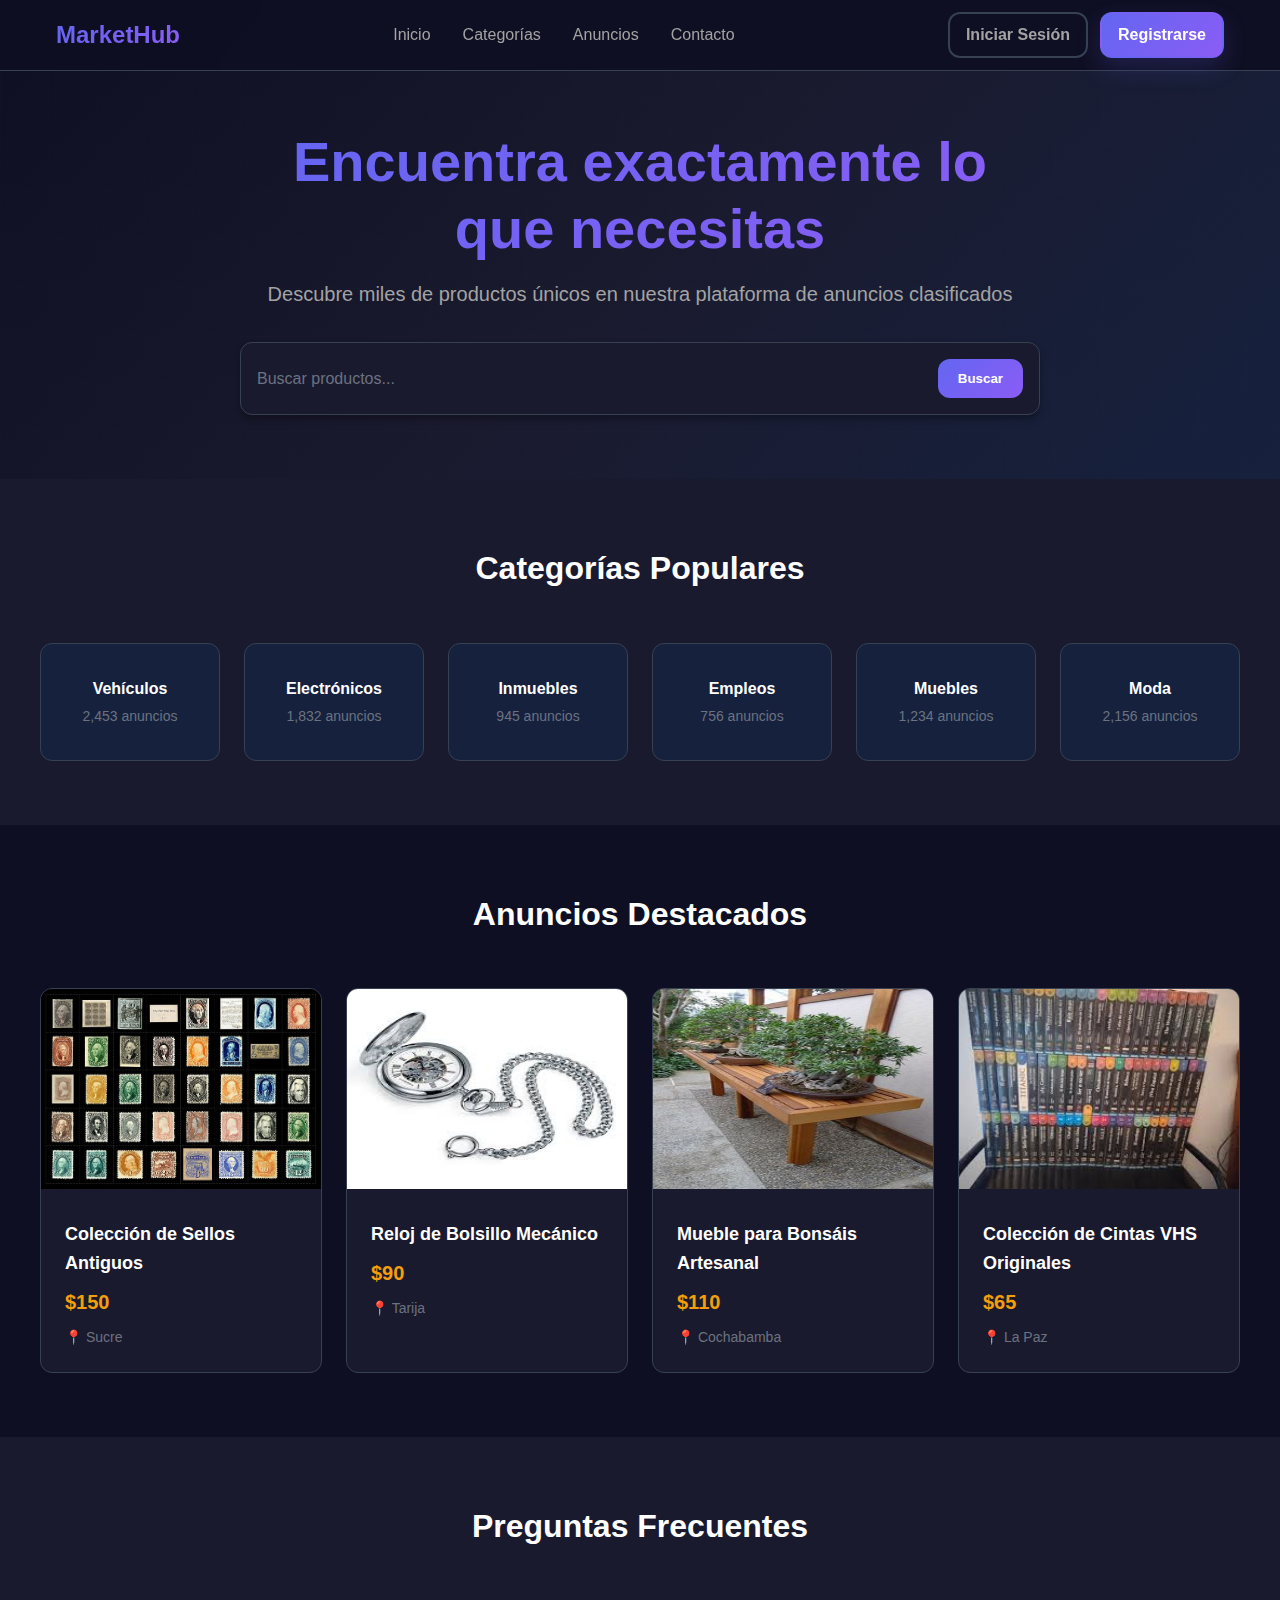
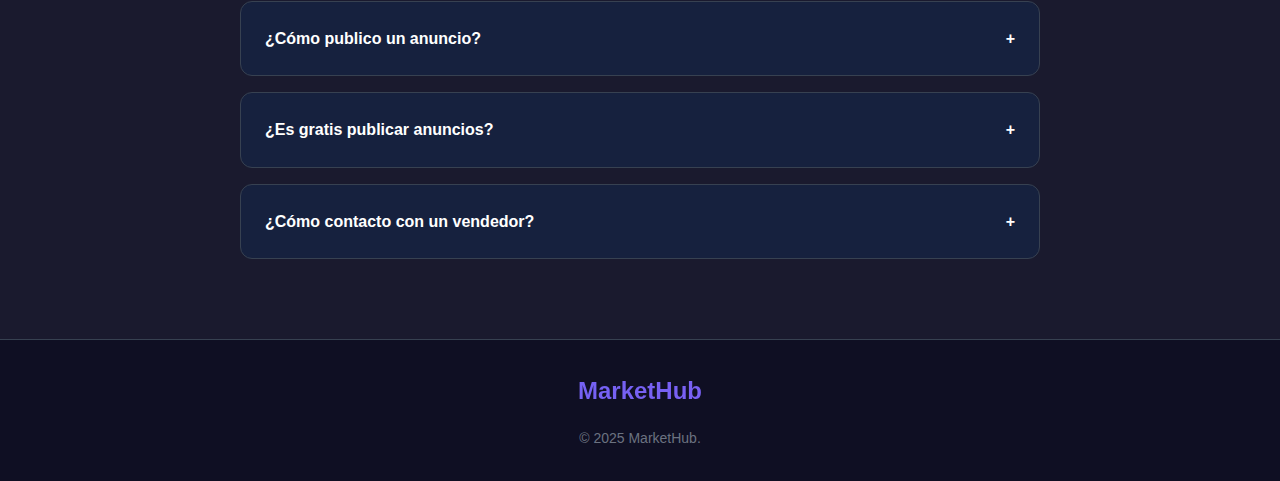
<file: index.html>
<!DOCTYPE html>
<html lang="es">

<head>
    <meta charset="UTF-8">
    <meta name="viewport" content="width=device-width, initial-scale=1.0">
    <title>MarketHub - Encuentra exactamente lo que necesitas</title>
    <link rel="stylesheet" href="css/reset.css">
    <link rel="stylesheet" href="css/header.css">
    <link rel="stylesheet" href="css/landingPage.css">
    <link rel="stylesheet" href="css/footer.css">
</head>

<body>
    <header class="header">
        <div class="header__container">
            <a href="#" class="header__logo">MarketHub</a>

            <nav class="header__nav">
                <ul class="header__nav-list">
                    <li><a href="#" class="header__nav-link">Inicio</a></li>
                    <li><a href="#categories" class="header__nav-link">Categorías</a></li>
                    <li><a href="pages/ad-list.html" class="header__nav-link">Anuncios</a></li>
                    <li><a href="#" class="header__nav-link">Contacto</a></li>
                </ul>
            </nav>

            <div class="header__auth">
                <a href="pages/login.html" class="header__auth-link header__auth-link--login">Iniciar Sesión</a>
                <a href="#" class="header__auth-link header__auth-link--register">Registrarse</a>
            </div>

            <button class="mobile-menu-button" id="mobileMenuButton">☰</button>

            <div class="mobile-menu" id="mobileMenu">
                <nav>
                    <ul class="mobile-menu__nav-list">
                        <li class="mobile-menu__nav-item">
                            <a href="#" class="mobile-menu__nav-link">Inicio</a>
                        </li>
                        <li class="mobile-menu__nav-item">
                            <a href="#categories" class="mobile-menu__nav-link">Categorías</a>
                        </li>
                        <li class="mobile-menu__nav-item">
                            <a href="pages/ad-list.html" class="mobile-menu__nav-link">Anuncios</a>
                        </li>
                        <li class="mobile-menu__nav-item">
                            <a href="#" class="mobile-menu__nav-link">Contacto</a>
                        </li>
                    </ul>
                </nav>

                <div class="mobile-menu__auth">
                    <a href="pages/login.html" class="mobile-menu__auth-link mobile-menu__auth-link--login">Iniciar
                        Sesión</a>
                    <a href="#" class="mobile-menu__auth-link mobile-menu__auth-link--register">Registrarse</a>
                </div>
            </div>
        </div>
    </header>

    <section class="hero">
        <div class="hero__container">
            <h1 class="hero__title">Encuentra exactamente lo que necesitas</h1>
            <p class="hero__subtitle">
                Descubre miles de productos únicos en nuestra plataforma de anuncios clasificados
            </p>

            <div class="hero__search">
                <input type="text" class="hero__search-input" placeholder="Buscar productos...">
                <button class="hero__search-button">Buscar</button>
            </div>
        </div>
    </section>

    <section class="categories" id="categories">
        <div class="categories__container">
            <h2 class="categories__title">Categorías Populares</h2>

            <div class="categories__grid">
                <div class="category-card">
                    <h3 class="category-card__name">Vehículos</h3>
                    <p class="category-card__count">2,453 anuncios</p>
                </div>

                <div class="category-card">
                    <h3 class="category-card__name">Electrónicos</h3>
                    <p class="category-card__count">1,832 anuncios</p>
                </div>

                <div class="category-card">
                    <h3 class="category-card__name">Inmuebles</h3>
                    <p class="category-card__count">945 anuncios</p>
                </div>

                <div class="category-card">
                    <h3 class="category-card__name">Empleos</h3>
                    <p class="category-card__count">756 anuncios</p>
                </div>

                <div class="category-card">
                    <h3 class="category-card__name">Muebles</h3>
                    <p class="category-card__count">1,234 anuncios</p>
                </div>

                <div class="category-card">
                    <h3 class="category-card__name">Moda</h3>
                    <p class="category-card__count">2,156 anuncios</p>
                </div>
            </div>
        </div>
    </section>

    <section class="featured" id="ads">
        <div class="featured__container">
            <h2 class="featured__title">Anuncios Destacados</h2>

            <div class="featured__grid">
                <div class="ad-card" onclick="window.location.href='pages/ad-detail.html'">
                    <img class="ad-card__image" src="images/coleccion.jpg"></img>
                    <div class="ad-card__content">
                        <h3 class="ad-card__title">Colección de Sellos Antiguos</h3>
                        <p class="ad-card__price">$150</p>
                        <p class="ad-card__location">📍 Sucre</p>
                    </div>
                </div>

                <div class="ad-card" onclick="window.location.href='pages/ad-detail.html'">
                    <img class="ad-card__image" src="images/reloj.jpeg"></img>
                    <div class="ad-card__content">
                        <h3 class="ad-card__title">Reloj de Bolsillo Mecánico</h3>
                        <p class="ad-card__price">$90</p>
                        <p class="ad-card__location">📍 Tarija</p>
                    </div>
                </div>

                <div class="ad-card" onclick="window.location.href='pages/ad-detail.html'">
                    <img class="ad-card__image" src="images/bonsai.jpg"></img>
                    <div class="ad-card__content">
                        <h3 class="ad-card__title">Mueble para Bonsáis Artesanal</h3>
                        <p class="ad-card__price">$110</p>
                        <p class="ad-card__location">📍 Cochabamba</p>
                    </div>
                </div>

                <div class="ad-card" onclick="window.location.href='pages/ad-detail.html'">
                    <img class="ad-card__image" src="images/cinta.jpeg"></img>
                    <div class="ad-card__content">
                        <h3 class="ad-card__title">Colección de Cintas VHS Originales</h3>
                        <p class="ad-card__price">$65</p>
                        <p class="ad-card__location">📍 La Paz</p>
                    </div>
                </div>
            </div>

        </div>
    </section>

    <section class="faq">
        <div class="faq__container">
            <h2 class="faq__title">Preguntas Frecuentes</h2>

            <div class="faq__item">
                <div class="faq__question">
                    ¿Cómo publico un anuncio?
                    <span>+</span>
                </div>
                <div class="faq__answer">
                    Haz clic en el botón "Publicar Anuncio" y sigue las instrucciones para crear tu anuncio.
                </div>
            </div>

            <div class="faq__item">
                <div class="faq__question">
                    ¿Es gratis publicar anuncios?
                    <span>+</span>
                </div>
                <div class="faq__answer">
                    Sí, publicar anuncios básicos es completamente gratuito en nuestra plataforma.
                </div>
            </div>

            <div class="faq__item">
                <div class="faq__question">
                    ¿Cómo contacto con un vendedor?
                    <span>+</span>
                </div>
                <div class="faq__answer">
                    Puedes enviar un mensaje directo al vendedor a través de nuestro sistema de mensajería interno.
                </div>
            </div>
        </div>
    </section>

    <footer class="footer">
        <div class="footer__container">
            <div class="footer__logo">MarketHub</div>
            <p class="footer__text">
                © 2025 MarketHub.
            </p>
        </div>
    </footer>


</body>
<script src="js/header.js"></script>
<script src="js/card.js"></script>
<script src="js/faq__question.js"></script>

</html>
</file>
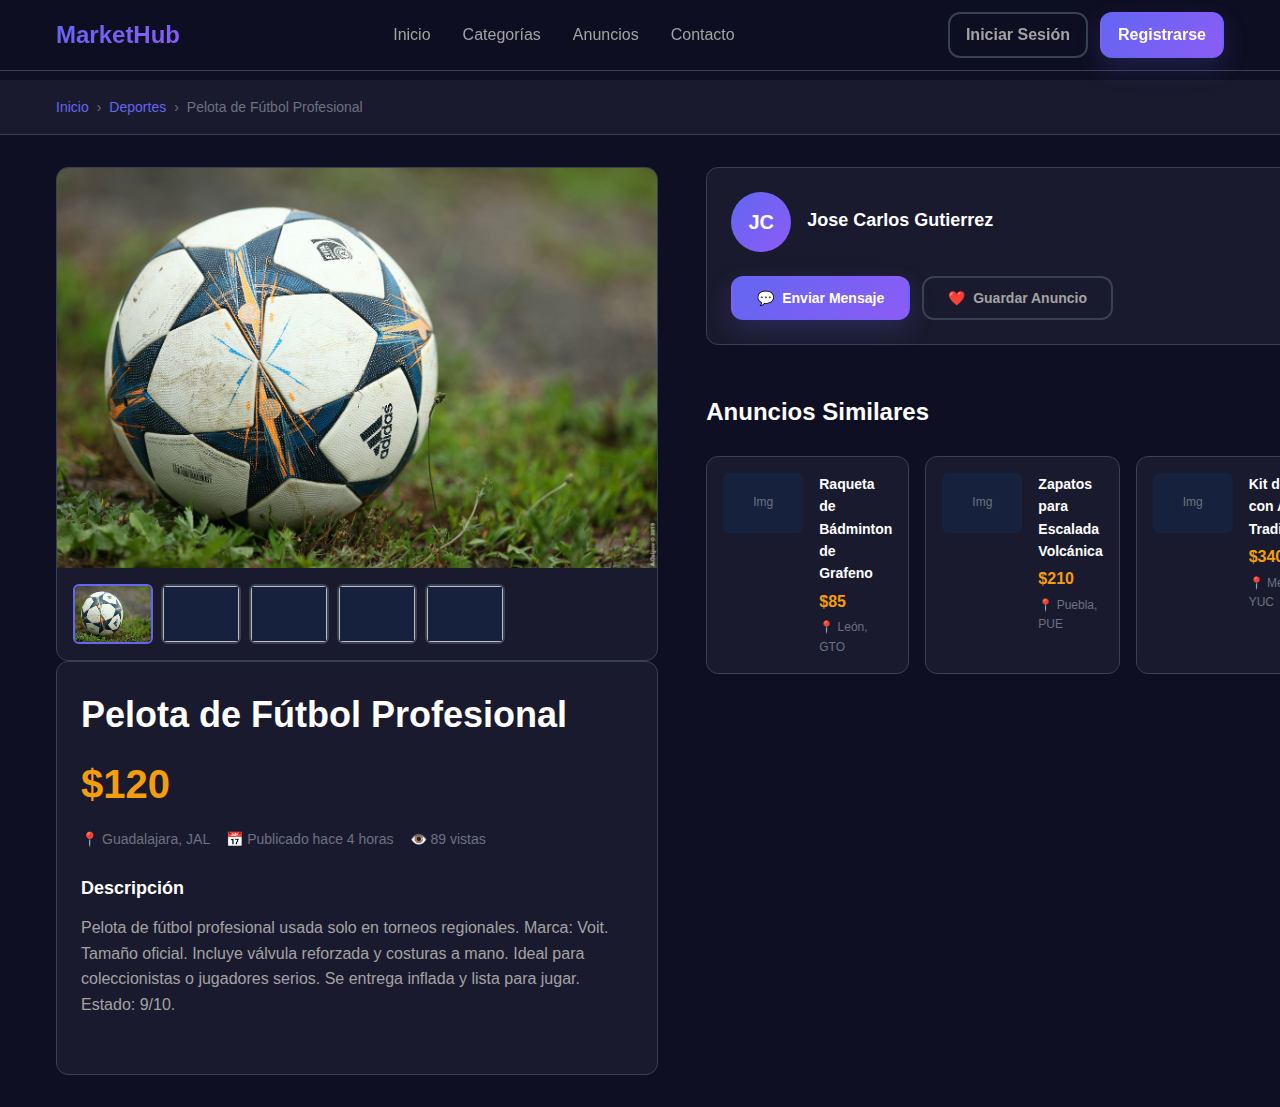
<file: pages/ad-detail.html>
<!DOCTYPE html>
<html lang="es">

<head>
    <meta charset="UTF-8">
    <meta name="viewport" content="width=device-width, initial-scale=1.0">
    <title>Pelotita - MarketHub</title>
    <link rel="stylesheet" href="../css/reset.css">
    <link rel="stylesheet" href="../css/header.css">
    <link rel="stylesheet" href="../css/ad-detail.css">
    <link rel="stylesheet" href="../css/footer.css">
</head>

<body>
    <header class="header">
        <div class="header__container">
            <a href="../index.html" class="header__logo">MarketHub</a>
            <nav class="header__nav">
                <ul class="header__nav-list">
                    <li><a href="../index.html" class="header__nav-link">Inicio</a></li>
                    <li><a href="../index.html#categories" class="header__nav-link">Categorías</a></li>
                    <li><a href="ad-list.html" class="header__nav-link">Anuncios</a></li>
                    <li><a href="#" class="header__nav-link">Contacto</a></li>
                </ul>
            </nav>

            <div class="header__auth">
                <a href="login.html" class="header__auth-link header__auth-link--login">Iniciar Sesión</a>
                <a href="#" class="header__auth-link header__auth-link--register">Registrarse</a>
            </div>

            <button class="mobile-menu-button" id="mobileMenuButton">☰</button>
            <div class="mobile-menu" id="mobileMenu">
                <nav>
                    <ul class="mobile-menu__nav-list">
                        <li class="mobile-menu__nav-item">
                            <a href="../index.html" class="mobile-menu__nav-link">Inicio</a>
                        </li>
                        <li class="mobile-menu__nav-item">
                            <a href="../index.html#categories" class="mobile-menu__nav-link">Categorías</a>
                        </li>
                        <li class="mobile-menu__nav-item">
                            <a href="ad-list.html" class="mobile-menu__nav-link">Anuncios</a>
                        </li>
                        <li class="mobile-menu__nav-item">
                            <a href="#" class="mobile-menu__nav-link">Contacto</a>
                        </li>
                    </ul>
                </nav>
                <div class="mobile-menu__auth">
                    <a href="#" class="mobile-menu__auth-link mobile-menu__auth-link--login">Iniciar Sesión</a>
                    <a href="#" class="mobile-menu__auth-link mobile-menu__auth-link--register">Registrarse</a>
                </div>
            </div>
        </div>
    </header>

    <main class="main">
        <nav class="breadcrumb">
            <div class="breadcrumb__container">
                <ul class="breadcrumb__list">
                    <li class="breadcrumb__item">
                        <a href="#" class="breadcrumb__link">Inicio</a>
                    </li>
                    <li class="breadcrumb__separator">›</li>
                    <li class="breadcrumb__item">
                        <a href="#" class="breadcrumb__link">Deportes</a>
                    </li>
                    <li class="breadcrumb__separator">›</li>
                    <li class="breadcrumb__item">Pelota de Fútbol Profesional</li>
                </ul>
            </div>
        </nav>

        <section class="ad-detail">
            <div class="ad-detail__container">
                <div class="ad-detail__grid">
                    <div>
                        <div class="image-gallery">
                            <img class="image-gallery__main" id="mainImage" src="../images/pelotita.jpg" alt="Pelota de Fútbol Profesional">
                        </img>
                            <div class="image-gallery__thumbnails">
                                <img class="image-gallery__thumbnail image-gallery__thumbnail--active" src="../images/pelotita.jpg"></img>
                                <img class="image-gallery__thumbnail"></img>
                                <img class="image-gallery__thumbnail"></img>
                                <img class="image-gallery__thumbnail"></img>
                                <img class="image-gallery__thumbnail"></img>
                            </div>
                        </div>

                        <div class="ad-info">
                            <div class="ad-info__header">
                                <h1 class="ad-info__title">Pelota de Fútbol Profesional</h1>
                                <div class="ad-info__price">$120</div>
                                <div class="ad-info__meta">
                                    <div class="ad-info__meta-item">
                                        <span>📍</span>
                                        <span>Guadalajara, JAL</span>
                                    </div>
                                    <div class="ad-info__meta-item">
                                        <span>📅</span>
                                        <span>Publicado hace 4 horas</span>
                                    </div>
                                    <div class="ad-info__meta-item">
                                        <span>👁️</span>
                                        <span>89 vistas</span>
                                    </div>
                                </div>
                            </div>

                            <div class="ad-info__description">
                                <h2 class="ad-info__description-title">Descripción</h2>
                                <p class="ad-info__description-text">
                                    Pelota de fútbol profesional usada solo en torneos regionales. Marca: Voit. Tamaño
                                    oficial. Incluye válvula reforzada y costuras a mano. Ideal para coleccionistas o
                                    jugadores serios. Se entrega inflada y lista para jugar. Estado: 9/10.
                                </p>
                            </div>

                            <div class="ad-info__specs">
                            </div>
                        </div>
                    </div>

                    <div>
                        <div class="seller-info">
                            <div class="seller-info__header">
                                <div class="seller-info__avatar">JC</div>
                                <div class="seller-info__details">
                                    <h3>Jose Carlos Gutierrez</h3>
                                </div>
                            </div>

                            <div class="seller-info__actions">
                                <button class="btn btn--primary" id="sendMessageBtn">
                                    <span>💬</span>
                                    Enviar Mensaje
                                </button>
                                <button class="btn btn--secondary" id="saveAdBtn">
                                    <span>❤️</span>
                                    Guardar Anuncio
                                </button>
                            </div>
                        </div>

                        <div class="similar-ads">
                            <h3 class="similar-ads__title">Anuncios Similares</h3>
                            <div class="similar-ads__grid">
                                <div class="similar-ad" onclick="window.location.href='ad-detail.html'">
                                    <div class="similar-ad__content">
                                        <div class="similar-ad__image">Img</div>
                                        <div class="similar-ad__info">
                                            <h4>Raqueta de Bádminton de Grafeno</h4>
                                            <div class="similar-ad__price">$85</div>
                                            <div class="similar-ad__location">📍 León, GTO</div>
                                        </div>
                                    </div>
                                </div>

                                <div class="similar-ad" onclick="window.location.href='ad-detail.html'">
                                    <div class="similar-ad__content">
                                        <div class="similar-ad__image">Img</div>
                                        <div class="similar-ad__info">
                                            <h4>Zapatos para Escalada Volcánica</h4>
                                            <div class="similar-ad__price">$210</div>
                                            <div class="similar-ad__location">📍 Puebla, PUE</div>
                                        </div>
                                    </div>
                                </div>

                                <div class="similar-ad" onclick="window.location.href='ad-detail.html'">
                                    <div class="similar-ad__content">
                                        <div class="similar-ad__image">Img</div>
                                        <div class="similar-ad__info">
                                            <h4>Kit de Tiro con Arco Tradicional</h4>
                                            <div class="similar-ad__price">$340</div>
                                            <div class="similar-ad__location">📍 Mérida, YUC</div>
                                        </div>
                                    </div>
                                </div>
                            </div>
                        </div>
                    </div>
                </div>
            </div>
        </section>
    </main>

    <div class="modal" id="messageModal">
        <div class="modal__content">
            <div class="modal__header">
                <h3 class="modal__title">Enviar Mensaje a Jose Carlos Gutierrez</h3>
                <button class="modal__close" id="closeModal">×</button>
            </div>
            <form class="modal__form" id="messageForm">
                <textarea class="modal__textarea" id="messageText"
                    placeholder="Escribe tu mensaje aquí... Ejemplo: Hola, estoy interesado en la pelota de fútbol. ¿Sigue disponible? ¿Podrías decirme si se usó en competiciones oficiales?"
                    required minlength="10"></textarea>
                <button type="submit" class="btn btn--primary">
                    <span>📤</span>
                    Enviar Mensaje
                </button>
            </form>
        </div>
    </div>


    <div class="toast" id="successToast" style="
        position: fixed;
        top: 6rem;
        right: 1rem;
        background: var(--color-success);
        color: white;
        padding: 1rem 1.5rem;
        border-radius: var(--border-radius);
        box-shadow: var(--shadow-card);
        z-index: 3000;
        transform: translateX(400px);
        transition: var(--transition);
        font-weight: 600;
        display: flex;
        align-items: center;
        gap: 0.5rem;
    ">
        <span>✅</span>
        <span id="toastMessage">Operación exitosa</span>
    </div>

</body>
<script src="../js/header.js"></script>
<script src="../js/ad-detail.js"></script>

</html>
</file>
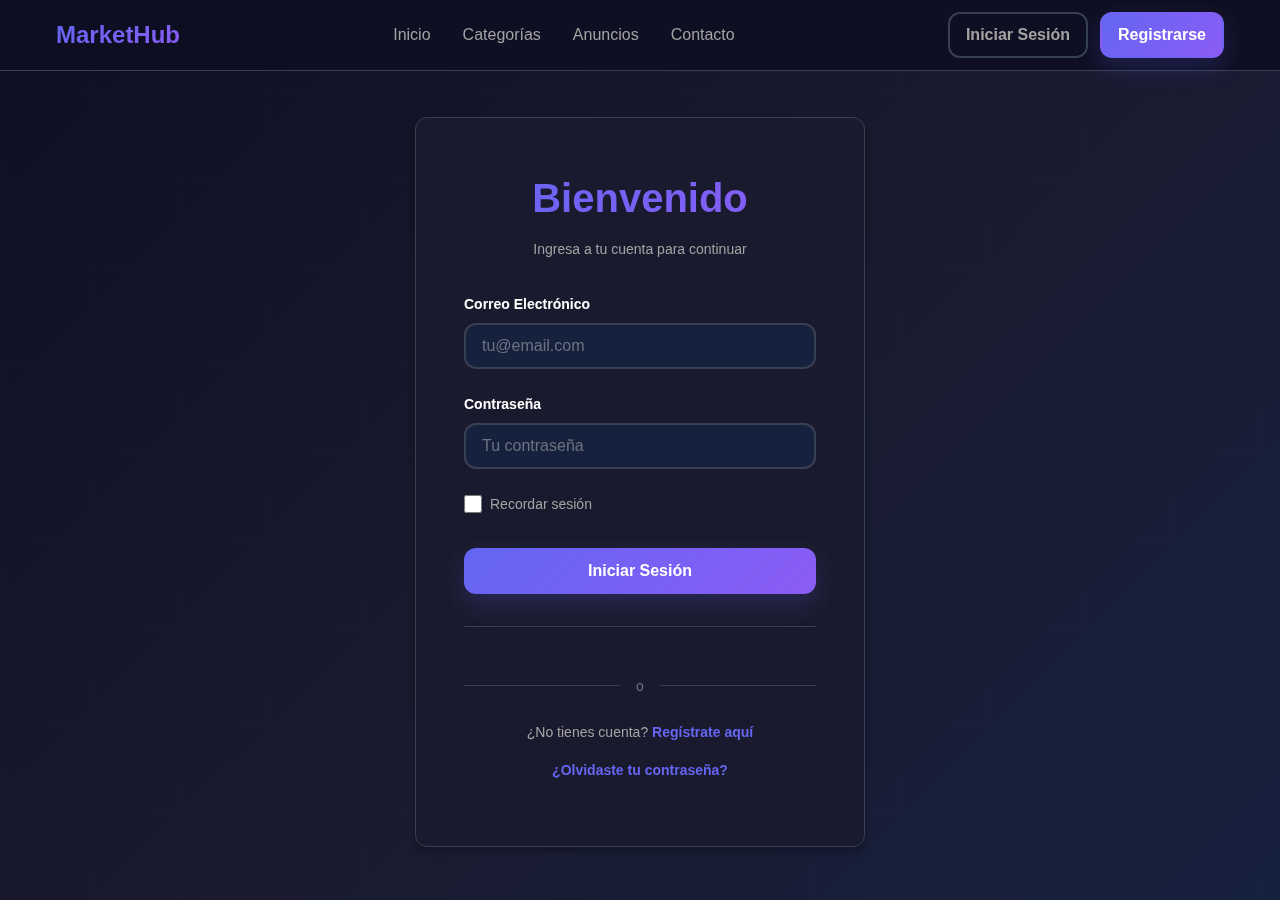
<file: pages/login.html>
<!DOCTYPE html>
<html lang="es">

<head>
    <meta charset="UTF-8">
    <meta name="viewport" content="width=device-width, initial-scale=1.0">
    <title>MarketHub - Iniciar Sesión</title>
    <link rel="stylesheet" href="../css/reset.css">
    <link rel="stylesheet" href="../css/header.css">
    <link rel="stylesheet" href="../css/login.css">
</head>

<body>
    <header class="header">
        <div class="header__container">
            <a href="../index.html" class="header__logo">MarketHub</a>

            <nav class="header__nav">
                <ul class="header__nav-list">
                    <li><a href="../index.html" class="header__nav-link">Inicio</a></li>
                    <li><a href="../index.html#categories" class="header__nav-link">Categorías</a></li>
                    <li><a href="ad-list.html" class="header__nav-link">Anuncios</a></li>
                    <li><a href="#" class="header__nav-link">Contacto</a></li>
                </ul>
            </nav>

            <div class="header__auth">
                <a href="#" class="header__auth-link header__auth-link--login">Iniciar Sesión</a>
                <a href="#" class="header__auth-link header__auth-link--register">Registrarse</a>
            </div>

            <button class="mobile-menu-button" id="mobileMenuButton">☰</button>

            <div class="mobile-menu" id="mobileMenu">
                <nav>
                    <ul class="mobile-menu__nav-list">
                        <li class="mobile-menu__nav-item">
                            <a href="../index.html" class="mobile-menu__nav-link">Inicio</a>
                        </li>
                        <li class="mobile-menu__nav-item">
                            <a href="../index.html#categories" class="mobile-menu__nav-link">Categorías</a>
                        </li>
                        <li class="mobile-menu__nav-item">
                            <a href="ad-list.html" class="mobile-menu__nav-link">Anuncios</a>
                        </li>
                        <li class="mobile-menu__nav-item">
                            <a href="#" class="mobile-menu__nav-link">Contacto</a>
                        </li>
                    </ul>
                </nav>

                <div class="mobile-menu__auth">
                    <a href="#" class="mobile-menu__auth-link mobile-menu__auth-link--login">Iniciar Sesión</a>
                    <a href="#" class="mobile-menu__auth-link mobile-menu__auth-link--register">Registrarse</a>
                </div>
            </div>
        </div>
    </header>

    <section class="login">
        <div class="login__container">
            <div class="login__card">
                <div class="login__header">
                    <h1 class="login__title">Bienvenido</h1>
                    <p class="login__subtitle">Ingresa a tu cuenta para continuar</p>
                </div>

                <form class="login__form" id="loginForm">
                    <div class="form-group">
                        <label for="email" class="form-group__label">Correo Electrónico</label>
                        <input type="email" id="email" name="email" class="form-group__input" placeholder="tu@email.com">
                        <div class="form-group__error" id="emailError">
                            Por favor, ingresa un correo electrónico válido
                        </div>
                    </div>

                    <div class="form-group">
                        <label for="password" class="form-group__label">Contraseña</label>
                        <input type="password" id="password" name="password" class="form-group__input"
                            placeholder="Tu contraseña" minlength="6">
                        <div class="form-group__error" id="passwordError">
                            La contraseña debe tener al menos 6 caracteres
                        </div>
                    </div>

                    <div class="checkbox-group">
                        <input type="checkbox" id="remember" name="remember" class="checkbox-group__input">
                        <label for="remember" class="checkbox-group__label">
                            Recordar sesión
                        </label>
                    </div>

                    <button type="submit" class="login__submit" id="submitButton">
                        Iniciar Sesión
                    </button>
                </form>

                <div class="login__footer">
                    <div class="login__divider">o</div>

                    <p class="login__footer-text">
                        ¿No tienes cuenta?
                        <a href="#" class="login__footer-link">Regístrate aquí</a>
                    </p>

                    <p class="login__footer-text">
                        <a href="#" class="login__footer-link">¿Olvidaste tu contraseña?</a>
                    </p>
                </div>
            </div>
        </div>
    </section>


</body>
<script src="../js/header.js"></script>
<script src="../js/login.js"></script>

</html>
</file>
<file: css/header.css>
.header {
    position: fixed;
    top: 0;
    left: 0;
    right: 0;
    background: rgba(15, 15, 35, 0.95);
    backdrop-filter: blur(20px);
    border-bottom: 1px solid var(--color-border);
    z-index: 1000;
    transition: var(--transition);
    padding: 0.75rem 0;
}

.header__container {
    max-width: 1200px;
    margin: 0 auto;
    padding: 0 1rem;
    display: flex;
    justify-content: space-between;
    align-items: center;
}

.header__logo {
    font-size: 1.5rem;
    font-weight: 800;
    background: var(--gradient-primary);
    -webkit-background-clip: text;
    -webkit-text-fill-color: transparent;
    background-clip: text;
    text-decoration: none;
}

.header__nav {
    display: none;
    position: absolute;
    top: 100%;
    left: 0;
    right: 0;
    background: rgba(15, 15, 35, 0.98);
    backdrop-filter: blur(20px);
    border-top: 1px solid var(--color-border);
    padding: 1rem;
}

.header__nav.header__nav--active {
    display: block;
}

.header__nav-list {
    display: flex;
    flex-direction: column;
    list-style: none;
    gap: 1rem;
}

.header__nav-link {
    color: var(--color-text-secondary);
    text-decoration: none;
    font-weight: 500;
    transition: var(--transition);
    position: relative;
}

.header__nav-link:hover {
    color: var(--color-primary);
}

.header__nav-link::after {
    content: '';
    position: absolute;
    bottom: -4px;
    left: 0;
    width: 0;
    height: 2px;
    background: var(--gradient-primary);
    transition: var(--transition);
}

.header__nav-link:hover::after {
    width: 100%;
}

.header__auth {
    display: none;
}

.header__auth-link {
    padding: 0.5rem 1rem;
    border-radius: var(--border-radius);
    text-decoration: none;
    font-weight: 600;
    transition: var(--transition);
    border: 2px solid transparent;
}

.header__auth-link--login {
    color: var(--color-text-secondary);
    border-color: var(--color-border);
}

.header__auth-link--login:hover {
    color: var(--color-primary);
    border-color: var(--color-primary);
}

.header__auth-link--register {
    background: var(--gradient-primary);
    color: white;
    box-shadow: var(--shadow-primary);
}

.header__auth-link--register:hover {
    transform: translateY(-2px);
    box-shadow: 0 15px 35px rgba(99, 102, 241, 0.3);
}

.mobile-menu-button {
    display: block;
    background: none;
    border: none;
    color: var(--color-text-secondary);
    font-size: 1.5rem;
    cursor: pointer;
    padding: 0.5rem;
    border-radius: var(--border-radius);
    transition: var(--transition);
}

.mobile-menu-button:hover {
    background: var(--color-surface);
    color: var(--color-primary);
}

.mobile-menu {
    display: none;
    position: absolute;
    top: 100%;
    left: 0;
    right: 0;
    background: rgba(15, 15, 35, 0.98);
    backdrop-filter: blur(20px);
    border-top: 1px solid var(--color-border);
    padding: 1rem;
    z-index: 999;
}

.mobile-menu.mobile-menu--active {
    display: block;
}

.mobile-menu__nav-list {
    list-style: none;
    margin-bottom: 1rem;
}

.mobile-menu__nav-item {
    margin-bottom: 0.75rem;
}

.mobile-menu__nav-link {
    color: var(--color-text-secondary);
    text-decoration: none;
    font-weight: 500;
    display: block;
    padding: 0.75rem;
    border-radius: var(--border-radius);
    transition: var(--transition);
}

.mobile-menu__nav-link:hover {
    background: var(--color-surface);
    color: var(--color-primary);
}

.mobile-menu__auth {
    display: flex;
    flex-direction: column;
    gap: 0.75rem;
    padding-top: 1rem;
    border-top: 1px solid var(--color-border);
}

.mobile-menu__auth-link {
    padding: 0.75rem;
    border-radius: var(--border-radius);
    text-decoration: none;
    font-weight: 600;
    text-align: center;
    transition: var(--transition);
    border: 2px solid transparent;
}

.mobile-menu__auth-link--login {
    color: var(--color-text-secondary);
    border-color: var(--color-border);
}

.mobile-menu__auth-link--login:hover {
    color: var(--color-primary);
    border-color: var(--color-primary);
}

.mobile-menu__auth-link--register {
    background: var(--gradient-primary);
    color: white;
    box-shadow: var(--shadow-primary);
}


@media (min-width: 768px) {
    .header__container {
        flex-wrap: wrap;
        row-gap: 1rem;
    }

    .header__nav {
        display: block !important;
        position: static;
        background: none;
        backdrop-filter: none;
        border: none;
        padding: 0;
    }

    .header__nav-list {
        flex-direction: row;
        gap: 2rem;
    }

    .header__auth {
        display: flex !important;
        gap: 0.75rem;
    }

    .mobile-menu-button {
        display: none;
    }

    .mobile-menu {
        display: none !important;
    }
}

@media (min-width: 768px) and (max-width: 1023px) {
    .header__auth-link {
        padding: 0.4rem 0.75rem;
        font-size: 0.9rem;
    }

    .header__nav-list {
        gap: 1rem;
    }
}
</file>
<file: css/landingPage.css>
.hero {
    background: var(--gradient-hero);
    padding: 8rem 1rem 4rem;
    text-align: center;
    position: relative;
    overflow: hidden;
}

.hero::before {
    content: '';
    position: absolute;
    top: 0;
    left: 0;
    right: 0;
    bottom: 0;
    background: url('data:image/svg+xml,<svg xmlns="http://www.w3.org/2000/svg" viewBox="0 0 100 100"><defs><pattern id="grid" width="10" height="10" patternUnits="userSpaceOnUse"><path d="M 10 0 L 0 0 0 10" fill="none" stroke="%23374151" stroke-width="0.5" opacity="0.3"/></pattern></defs><rect width="100" height="100" fill="url(%23grid)"/></svg>');
    opacity: 0.1;
}

.hero__container {
    max-width: 800px;
    margin: 0 auto;
    position: relative;
    z-index: 1;
}

.hero__title {
    font-size: 2.5rem;
    font-weight: 900;
    margin-bottom: 1rem;
    background: var(--gradient-primary);
    -webkit-background-clip: text;
    -webkit-text-fill-color: transparent;
    background-clip: text;
    line-height: 1.2;
}

.hero__subtitle {
    font-size: 1.125rem;
    color: var(--color-text-secondary);
    margin-bottom: 2rem;
}

.hero__search {
    background: var(--color-surface);
    border-radius: var(--border-radius);
    padding: 1rem;
    display: flex;
    gap: 0.75rem;
    box-shadow: var(--shadow-card);
    border: 1px solid var(--color-border);
    overflow: hidden;
    align-items: center;
    max-width: 100%;
    width: 100%;
    box-sizing: border-box;
}

.hero__search-input {
    flex: 1;
    min-width: 0;
    background: transparent;
    border: none;
    color: var(--color-text-primary);
    font-size: 1rem;
    outline: none;
}

.hero__search-input::placeholder {
    color: var(--color-text-muted);
}


.hero__search-input::placeholder {
    color: var(--color-text-muted);
}

.hero__search-button {
    background: var(--gradient-primary);
    color: white;
    border: none;
    padding: 0.75rem 1.25rem;
    border-radius: var(--border-radius);
    font-weight: 600;
    cursor: pointer;
    transition: var(--transition);
    white-space: nowrap;
}


.hero__search-button:hover {
    transform: translateY(-1px);
    box-shadow: var(--shadow-primary);
}

.categories {
    padding: 4rem 1rem;
    background: var(--color-surface);
}

.categories__container {
    max-width: 1200px;
    margin: 0 auto;
}

.categories__title {
    text-align: center;
    font-size: 2rem;
    font-weight: 800;
    margin-bottom: 3rem;
    color: var(--color-text-primary);
}

.categories__grid {
    display: grid;
    grid-template-columns: repeat(2, 1fr);
    gap: 1rem;
}

.category-card {
    background: var(--color-surface-light);
    border-radius: var(--border-radius);
    padding: 1.5rem;
    text-align: center;
    border: 1px solid var(--color-border);
    transition: var(--transition);
    cursor: pointer;
    position: relative;
    overflow: hidden;
}

.category-card::before {
    content: '';
    position: absolute;
    top: 0;
    left: -100%;
    width: 100%;
    height: 100%;
    background: linear-gradient(90deg, transparent, rgba(99, 102, 241, 0.1), transparent);
    transition: var(--transition);
}

.category-card:hover::before {
    left: 100%;
}

.category-card:hover {
    transform: translateY(-4px);
    border-color: var(--color-primary);
    box-shadow: var(--shadow-primary);
}

.category-card__icon {
    font-size: 2rem;
    margin-bottom: 0.75rem;
    color: var(--color-primary);
}

.category-card__name {
    font-size: 1rem;
    font-weight: 600;
    margin-bottom: 0.25rem;
    color: var(--color-text-primary);
}

.category-card__count {
    font-size: 0.875rem;
    color: var(--color-text-muted);
}

.featured {
    padding: 4rem 1rem;
    background: var(--color-background);
}

.featured__container {
    max-width: 1200px;
    margin: 0 auto;
}

.featured__title {
    text-align: center;
    font-size: 2rem;
    font-weight: 800;
    margin-bottom: 3rem;
    color: var(--color-text-primary);
}

.featured__grid {
    display: grid;
    grid-template-columns: 1fr;
    gap: 1.5rem;
}

.ad-card {
    background: var(--color-surface);
    border-radius: var(--border-radius);
    overflow: hidden;
    border: 1px solid var(--color-border);
    transition: var(--transition);
    cursor: pointer;
}

.ad-card:hover {
    transform: translateY(-4px);
    box-shadow: var(--shadow-primary);
}

.ad-card__image {
    width: 100%;
    height: 200px;
    background: linear-gradient(45deg, var(--color-surface-light), var(--color-border));
    position: relative;
    overflow: hidden;
}

.ad-card__content {
    padding: 1.5rem;
}

.ad-card__title {
    font-size: 1.125rem;
    font-weight: 700;
    margin-bottom: 0.5rem;
    color: var(--color-text-primary);
}

.ad-card__price {
    font-size: 1.25rem;
    font-weight: 800;
    color: var(--color-secondary);
    margin-bottom: 0.5rem;
}

.ad-card__location {
    font-size: 0.875rem;
    color: var(--color-text-muted);
    display: flex;
    align-items: center;
    gap: 0.25rem;
}

.faq {
    padding: 4rem 1rem;
    background: var(--color-surface);
}

.faq__container {
    max-width: 800px;
    margin: 0 auto;
}

.faq__title {
    text-align: center;
    font-size: 2rem;
    font-weight: 800;
    margin-bottom: 3rem;
    color: var(--color-text-primary);
}

.faq__item {
    background: var(--color-surface-light);
    border-radius: var(--border-radius);
    margin-bottom: 1rem;
    border: 1px solid var(--color-border);
    overflow: hidden;
}

.faq__question {
    padding: 1.5rem;
    font-weight: 600;
    color: var(--color-text-primary);
    cursor: pointer;
    display: flex;
    justify-content: space-between;
    align-items: center;
    transition: var(--transition);
}

.faq__question:hover {
    background: var(--color-surface);
}

.faq__answer {
    padding: 0 1.5rem 1.5rem;
    color: var(--color-text-secondary);
    display: none;
}


@media (min-width: 640px) {
    .categories__grid {
        grid-template-columns: repeat(3, 1fr);
    }

    .featured__grid {
        grid-template-columns: repeat(2, 1fr);
    }
}

@media (min-width: 768px) {
    .hero__title {
        font-size: 3.5rem;
    }

    .hero__subtitle {
        font-size: 1.25rem;
    }

    .categories__grid {
        grid-template-columns: repeat(4, 1fr);
        gap: 1.5rem;
    }

    .category-card {
        padding: 2rem;
    }
}

@media (min-width: 1024px) {
    .categories__grid {
        grid-template-columns: repeat(6, 1fr);
    }

    .featured__grid {
        grid-template-columns: repeat(3, 1fr);
    }
}

@media (min-width: 1200px) {
    .featured__grid {
        grid-template-columns: repeat(4, 1fr);
    }
}
</file>
<file: css/footer.css>
.footer {
     background: var(--color-background);
     padding: 2rem 1rem;
     border-top: 1px solid var(--color-border);
 }

 .footer__container {
     max-width: 1200px;
     margin: 0 auto;
     text-align: center;
 }

 .footer__logo {
     font-size: 1.5rem;
     font-weight: 800;
     background: var(--gradient-primary);
     -webkit-background-clip: text;
     -webkit-text-fill-color: transparent;
     background-clip: text;
     margin-bottom: 1rem;
 }

 .footer__text {
     color: var(--color-text-muted);
     font-size: 0.875rem;
 }
</file>
<file: css/ad-detail.css>
.main {
    padding-top: 5rem;
    min-height: 100vh;
}

/* Breadcrumb */
.breadcrumb {
    background: var(--color-surface);
    padding: 1rem 0;
    border-bottom: 1px solid var(--color-border);
}

.breadcrumb__container {
    max-width: 1200px;
    margin: 0 auto;
    padding: 0 1rem;
}

.breadcrumb__list {
    display: flex;
    align-items: center;
    list-style: none;
    gap: 0.5rem;
    font-size: 0.875rem;
}

.breadcrumb__item {
    color: var(--color-text-muted);
}

.breadcrumb__link {
    color: var(--color-primary);
    text-decoration: none;
    transition: var(--transition);
}

.breadcrumb__link:hover {
    text-decoration: underline;
}

.breadcrumb__separator {
    color: var(--color-text-muted);
}

/* Ad Detail Section */
.ad-detail {
    padding: 2rem 0;
}

.ad-detail__container {
    max-width: 1200px;
    margin: 0 auto;
    padding: 0 1rem;
}

.ad-detail__grid {
    display: grid;
    grid-template-columns: 1fr;
    gap: 2rem;
}

/* Image Gallery */
.image-gallery {
    background: var(--color-surface);
    border-radius: var(--border-radius);
    overflow: hidden;
    border: 1px solid var(--color-border);
}

.image-gallery__main {
    position: relative;
    height: 300px;
    background: linear-gradient(45deg, #2563eb, #1d4ed8);
    display: flex;
    align-items: center;
    justify-content: center;
    color: white;
    font-size: 1.125rem;
    font-weight: 600;
}

.image-gallery__thumbnails {
    display: flex;
    gap: 0.5rem;
    padding: 1rem;
    overflow-x: auto;
}

.image-gallery__thumbnail {
    width: 80px;
    height: 60px;
    background: var(--color-surface-light);
    border-radius: calc(var(--border-radius) / 2);
    border: 2px solid var(--color-border);
    cursor: pointer;
    transition: var(--transition);
    flex-shrink: 0;
    display: flex;
    align-items: center;
    justify-content: center;
    color: var(--color-text-muted);
    font-size: 0.75rem;
}

.image-gallery__thumbnail:hover,
.image-gallery__thumbnail--active {
    border-color: var(--color-primary);
}

/* Ad Info */
.ad-info {
    background: var(--color-surface);
    border-radius: var(--border-radius);
    padding: 1.5rem;
    border: 1px solid var(--color-border);
}

.ad-info__header {
    margin-bottom: 1.5rem;
}

.ad-info__title {
    font-size: 1.75rem;
    font-weight: 800;
    margin-bottom: 0.5rem;
    color: var(--color-text-primary);
}

.ad-info__price {
    font-size: 2rem;
    font-weight: 900;
    color: var(--color-secondary);
    margin-bottom: 0.75rem;
}

.ad-info__meta {
    display: flex;
    flex-wrap: wrap;
    gap: 1rem;
    font-size: 0.875rem;
    color: var(--color-text-muted);
    margin-bottom: 1.5rem;
}

.ad-info__meta-item {
    display: flex;
    align-items: center;
    gap: 0.25rem;
}

.ad-info__description {
    margin-bottom: 2rem;
}

.ad-info__description-title {
    font-size: 1.125rem;
    font-weight: 700;
    margin-bottom: 0.75rem;
    color: var(--color-text-primary);
}

.ad-info__description-text {
    color: var(--color-text-secondary);
    line-height: 1.6;
}

/* Seller Info */
.seller-info {
    background: var(--color-surface);
    border-radius: var(--border-radius);
    padding: 1.5rem;
    border: 1px solid var(--color-border);
}

.seller-info__header {
    display: flex;
    align-items: center;
    gap: 1rem;
    margin-bottom: 1.5rem;
}

.seller-info__avatar {
    width: 60px;
    height: 60px;
    background: var(--gradient-primary);
    border-radius: 50%;
    display: flex;
    align-items: center;
    justify-content: center;
    color: white;
    font-weight: 700;
    font-size: 1.25rem;
}

.seller-info__details h3 {
    font-size: 1.125rem;
    font-weight: 700;
    margin-bottom: 0.25rem;
    color: var(--color-text-primary);
}

.seller-info__rating {
    display: flex;
    align-items: center;
    gap: 0.5rem;
    font-size: 0.875rem;
    color: var(--color-text-muted);
}

.seller-info__stars {
    color: var(--color-warning);
}

.seller-info__actions {
    display: flex;
    flex-direction: column;
    gap: 0.75rem;
}

.btn {
    padding: 0.75rem 1.5rem;
    border-radius: var(--border-radius);
    font-weight: 600;
    font-size: 0.875rem;
    cursor: pointer;
    transition: var(--transition);
    border: 2px solid transparent;
    text-decoration: none;
    text-align: center;
    display: inline-flex;
    align-items: center;
    justify-content: center;
    gap: 0.5rem;
}

.btn--primary {
    background: var(--gradient-primary);
    color: white;
    box-shadow: var(--shadow-primary);
}

.btn--primary:hover {
    transform: translateY(-2px);
    box-shadow: 0 15px 35px rgba(99, 102, 241, 0.3);
}

.btn--secondary {
    background: transparent;
    color: var(--color-text-secondary);
    border-color: var(--color-border);
}

.btn--secondary:hover {
    color: var(--color-primary);
    border-color: var(--color-primary);
}

.btn--success {
    background: var(--color-success);
    color: white;
}

.btn--success:hover {
    background: #059669;
    transform: translateY(-2px);
}

/* Similar Ads */
.similar-ads {
    margin-top: 3rem;
}

.similar-ads__title {
    font-size: 1.5rem;
    font-weight: 800;
    margin-bottom: 1.5rem;
    color: var(--color-text-primary);
}

.similar-ads__grid {
    display: grid;
    grid-template-columns: 1fr;
    gap: 1rem;
}

.similar-ad {
    background: var(--color-surface);
    border-radius: var(--border-radius);
    padding: 1rem;
    border: 1px solid var(--color-border);
    transition: var(--transition);
    cursor: pointer;
}

.similar-ad:hover {
    transform: translateY(-2px);
    box-shadow: var(--shadow-primary);
}

.similar-ad__content {
    display: flex;
    gap: 1rem;
}

.similar-ad__image {
    width: 80px;
    height: 60px;
    background: var(--color-surface-light);
    border-radius: calc(var(--border-radius) / 2);
    flex-shrink: 0;
    display: flex;
    align-items: center;
    justify-content: center;
    color: var(--color-text-muted);
    font-size: 0.75rem;
}

.similar-ad__info h4 {
    font-size: 0.875rem;
    font-weight: 600;
    margin-bottom: 0.25rem;
    color: var(--color-text-primary);
}

.similar-ad__price {
    font-size: 1rem;
    font-weight: 700;
    color: var(--color-secondary);
    margin-bottom: 0.25rem;
}

.similar-ad__location {
    font-size: 0.75rem;
    color: var(--color-text-muted);
}

/* Message Modal */
.modal {
    display: none;
    position: fixed;
    top: 0;
    left: 0;
    right: 0;
    bottom: 0;
    background: rgba(0, 0, 0, 0.8);
    backdrop-filter: blur(4px);
    z-index: 2000;
    align-items: center;
    justify-content: center;
    padding: 1rem;
}

.modal.modal--active {
    display: flex;
}

.modal__content {
    background: var(--color-surface);
    border-radius: var(--border-radius);
    padding: 2rem;
    width: 100%;
    max-width: 500px;
    border: 1px solid var(--color-border);
    position: relative;
}

.modal__header {
    display: flex;
    justify-content: space-between;
    align-items: center;
    margin-bottom: 1.5rem;
}

.modal__title {
    font-size: 1.25rem;
    font-weight: 700;
    color: var(--color-text-primary);
}

.modal__close {
    background: none;
    border: none;
    color: var(--color-text-muted);
    font-size: 1.5rem;
    cursor: pointer;
    padding: 0.25rem;
    border-radius: calc(var(--border-radius) / 2);
    transition: var(--transition);
}

.modal__close:hover {
    background: var(--color-surface-light);
    color: var(--color-text-primary);
}

.modal__form {
    display: flex;
    flex-direction: column;
    gap: 1rem;
}

.modal__textarea {
    width: 100%;
    min-height: 120px;
    padding: 0.75rem;
    background: var(--color-surface-light);
    border: 2px solid var(--color-border);
    border-radius: var(--border-radius);
    color: var(--color-text-primary);
    font-family: inherit;
    font-size: 0.875rem;
    resize: vertical;
    outline: none;
    transition: var(--transition);
}

.modal__textarea:focus {
    border-color: var(--color-primary);
    box-shadow: var(--shadow-input);
}

.modal__textarea::placeholder {
    color: var(--color-text-muted);
}

/* Responsive Design */
@media (min-width: 768px) {
    .header__nav {
        display: block !important;
        position: static;
        background: none;
        backdrop-filter: none;
        border: none;
        padding: 0;
    }

    .header__nav-list {
        flex-direction: row;
        gap: 2rem;
    }

    .header__auth {
        display: flex !important;
        gap: 0.75rem;
    }

    .mobile-menu-button {
        display: none;
    }

    .mobile-menu {
        display: none !important;
    }

    .ad-detail__grid {
        grid-template-columns: 2fr 1fr;
        gap: 3rem;
    }

    .image-gallery__main {
        height: 400px;
    }

    .seller-info__actions {
        flex-direction: row;
    }

    .similar-ads__grid {
        grid-template-columns: repeat(2, 1fr);
    }
}

@media (min-width: 1024px) {
    .similar-ads__grid {
        grid-template-columns: repeat(3, 1fr);
    }

    .ad-info__title {
        font-size: 2.25rem;
    }

    .ad-info__price {
        font-size: 2.5rem;
    }
}
</file>
<file: css/login.css>
.login {
            min-height: 100vh;
            display: flex;
            align-items: center;
            justify-content: center;
            padding: 6rem 1rem 2rem;
            background: var(--gradient-hero);
            position: relative;
            overflow: hidden;
        }

        .login::before {
            content: '';
            position: absolute;
            top: 0;
            left: 0;
            right: 0;
            bottom: 0;
            background: url('data:image/svg+xml,<svg xmlns="http://www.w3.org/2000/svg" viewBox="0 0 100 100"><defs><pattern id="grid" width="10" height="10" patternUnits="userSpaceOnUse"><path d="M 10 0 L 0 0 0 10" fill="none" stroke="%23374151" stroke-width="0.5" opacity="0.3"/></pattern></defs><rect width="100" height="100" fill="url(%23grid)"/></svg>');
            opacity: 0.1;
        }

        .login__container {
            width: 100%;
            max-width: 400px;
            position: relative;
            z-index: 1;
        }

        .login__card {
            background: var(--color-surface);
            border-radius: var(--border-radius);
            padding: 2rem;
            box-shadow: var(--shadow-card);
            border: 1px solid var(--color-border);
            backdrop-filter: blur(20px);
        }

        .login__header {
            text-align: center;
            margin-bottom: 2rem;
        }

        .login__title {
            font-size: 2rem;
            font-weight: 800;
            margin-bottom: 0.5rem;
            background: var(--gradient-primary);
            -webkit-background-clip: text;
            -webkit-text-fill-color: transparent;
            background-clip: text;
        }

        .login__subtitle {
            color: var(--color-text-secondary);
            font-size: 0.875rem;
        }

        .login__form {
            display: flex;
            flex-direction: column;
            gap: 1.5rem;
        }

        .form-group {
            position: relative;
        }

        .form-group__label {
            display: block;
            font-weight: 600;
            margin-bottom: 0.5rem;
            color: var(--color-text-primary);
            font-size: 0.875rem;
        }

        .form-group__input {
            width: 100%;
            padding: 0.75rem 1rem;
            background: var(--color-surface-light);
            border: 2px solid var(--color-border);
            border-radius: var(--border-radius);
            color: var(--color-text-primary);
            font-size: 1rem;
            transition: var(--transition);
            outline: none;
        }

        .form-group__input:focus {
            border-color: var(--color-primary);
            box-shadow: var(--shadow-input);
        }

        .form-group__input::placeholder {
            color: var(--color-text-muted);
        }

        .form-group__input--error {
            border-color: var(--color-error);
        }

        .form-group__error {
            color: var(--color-error);
            font-size: 0.75rem;
            margin-top: 0.25rem;
            display: none;
        }

        .form-group__error--visible {
            display: block;
        }

        .login__submit {
            background: var(--gradient-primary);
            color: white;
            border: none;
            padding: 0.875rem 1.5rem;
            border-radius: var(--border-radius);
            font-weight: 600;
            font-size: 1rem;
            cursor: pointer;
            transition: var(--transition);
            box-shadow: var(--shadow-primary);
            margin-top: 0.5rem;
        }

        .login__submit:hover {
            transform: translateY(-2px);
            box-shadow: 0 15px 35px rgba(99, 102, 241, 0.3);
        }

        .login__submit:active {
            transform: translateY(0);
        }

        .login__submit:disabled {
            opacity: 0.6;
            cursor: not-allowed;
            transform: none;
        }

        .login__footer {
            text-align: center;
            margin-top: 2rem;
            padding-top: 1.5rem;
            border-top: 1px solid var(--color-border);
        }

        .login__footer-text {
            color: var(--color-text-secondary);
            font-size: 0.875rem;
            margin-bottom: 1rem;
        }

        .login__footer-link {
            color: var(--color-primary);
            text-decoration: none;
            font-weight: 600;
            transition: var(--transition);
        }

        .login__footer-link:hover {
            color: var(--color-primary-dark);
            text-decoration: underline;
        }

        .login__divider {
            display: flex;
            align-items: center;
            margin: 1.5rem 0;
            color: var(--color-text-muted);
            font-size: 0.875rem;
        }

        .login__divider::before,
        .login__divider::after {
            content: '';
            flex: 1;
            height: 1px;
            background: var(--color-border);
        }

        .login__divider::before {
            margin-right: 1rem;
        }

        .login__divider::after {
            margin-left: 1rem;
        }

        /* Loading Animation */
        .login__submit--loading {
            position: relative;
            color: transparent;
        }

        .login__submit--loading::after {
            content: '';
            position: absolute;
            top: 50%;
            left: 50%;
            transform: translate(-50%, -50%);
            width: 20px;
            height: 20px;
            border: 2px solid rgba(255, 255, 255, 0.3);
            border-top: 2px solid white;
            border-radius: 50%;
            animation: spin 1s linear infinite;
        }

        @keyframes spin {
            0% {
                transform: translate(-50%, -50%) rotate(0deg);
            }

            100% {
                transform: translate(-50%, -50%) rotate(360deg);
            }
        }

        /* Remember Me Checkbox */
        .checkbox-group {
            display: flex;
            align-items: center;
            gap: 0.5rem;
        }

        .checkbox-group__input {
            width: 18px;
            height: 18px;
            accent-color: var(--color-primary);
        }

        .checkbox-group__label {
            color: var(--color-text-secondary);
            font-size: 0.875rem;
            cursor: pointer;
        }

        /* Responsive Design */
        @media (min-width: 768px) {
            .header__nav {
                display: block !important;
                position: static;
                background: none;
                backdrop-filter: none;
                border: none;
                padding: 0;
            }

            .header__nav-list {
                flex-direction: row;
                gap: 2rem;
            }

            .header__auth {
                display: flex !important;
                gap: 0.75rem;
            }

            .mobile-menu-button {
                display: none;
            }

            .mobile-menu {
                display: none !important;
            }

            .login__card {
                padding: 3rem;
            }

            .login__title {
                font-size: 2.5rem;
            }
        }

        @media (min-width: 1024px) {
            .login__container {
                max-width: 450px;
            }
        }
</file>
